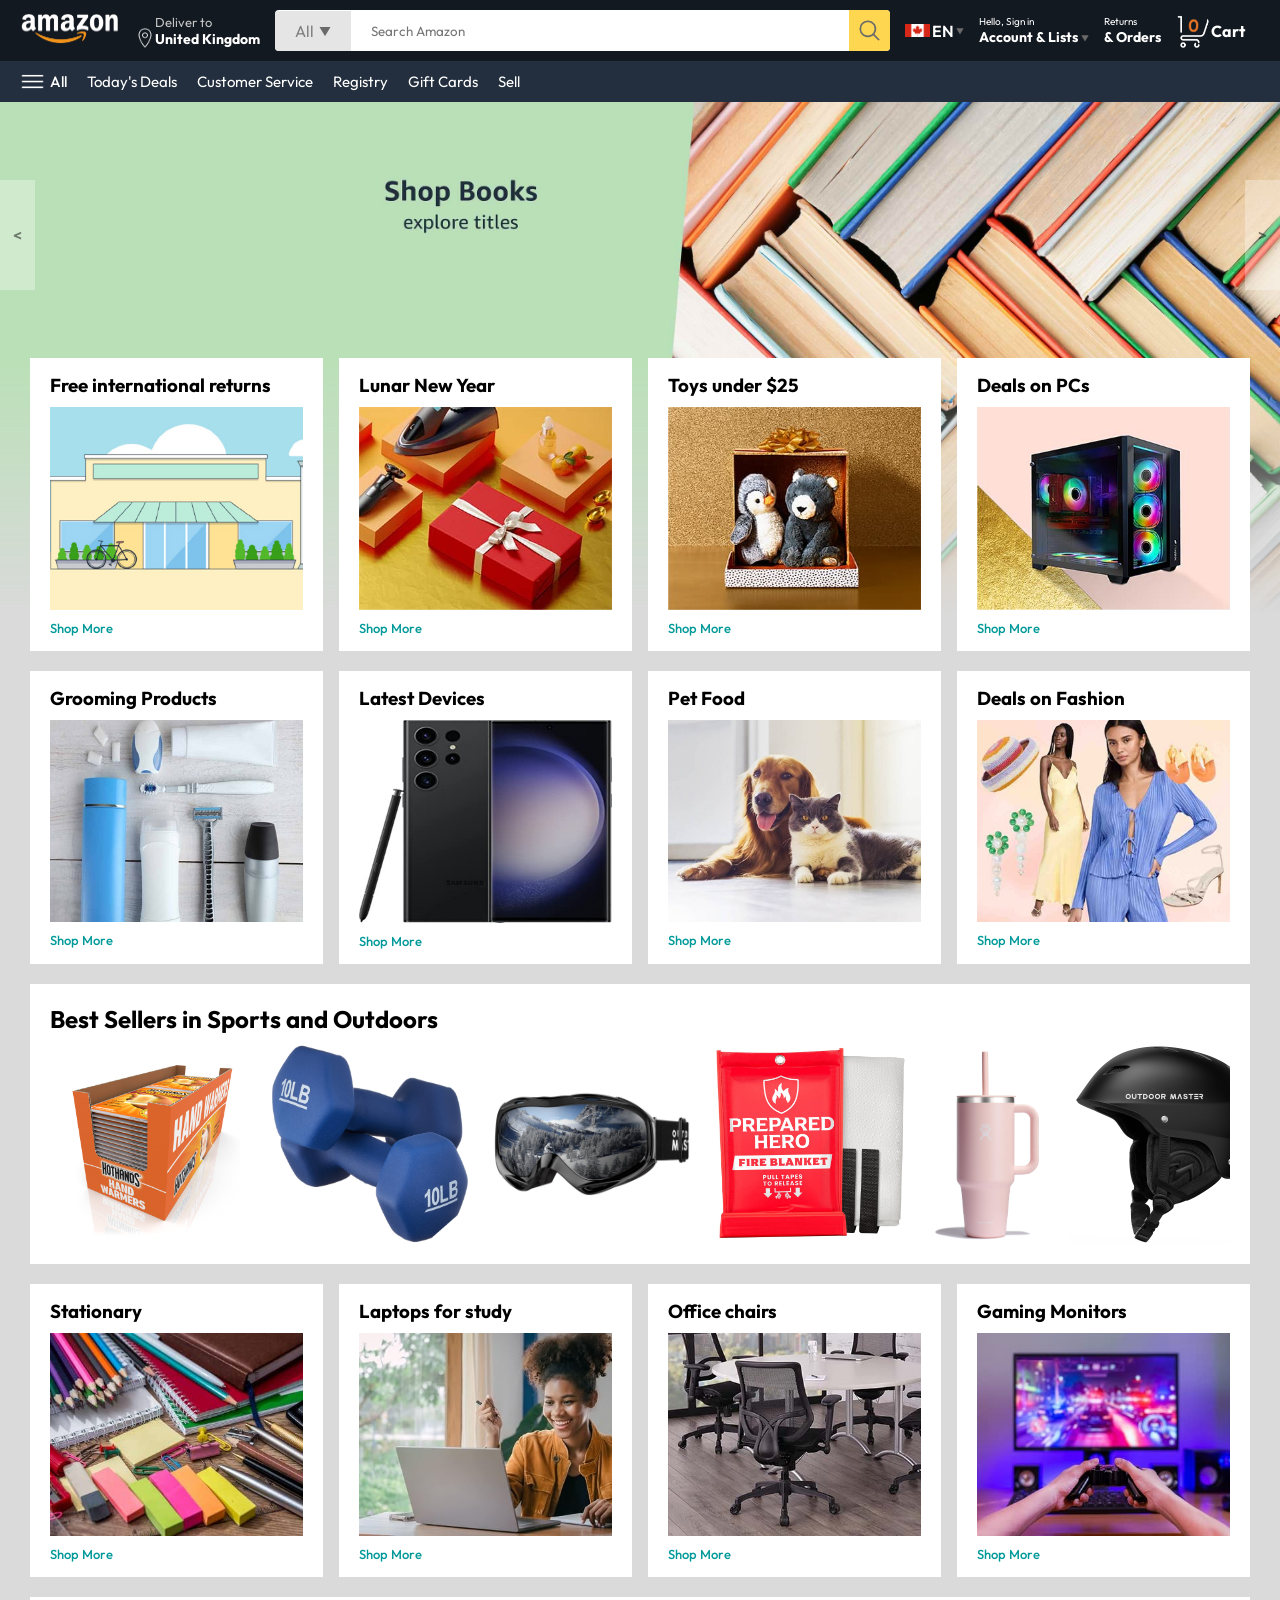
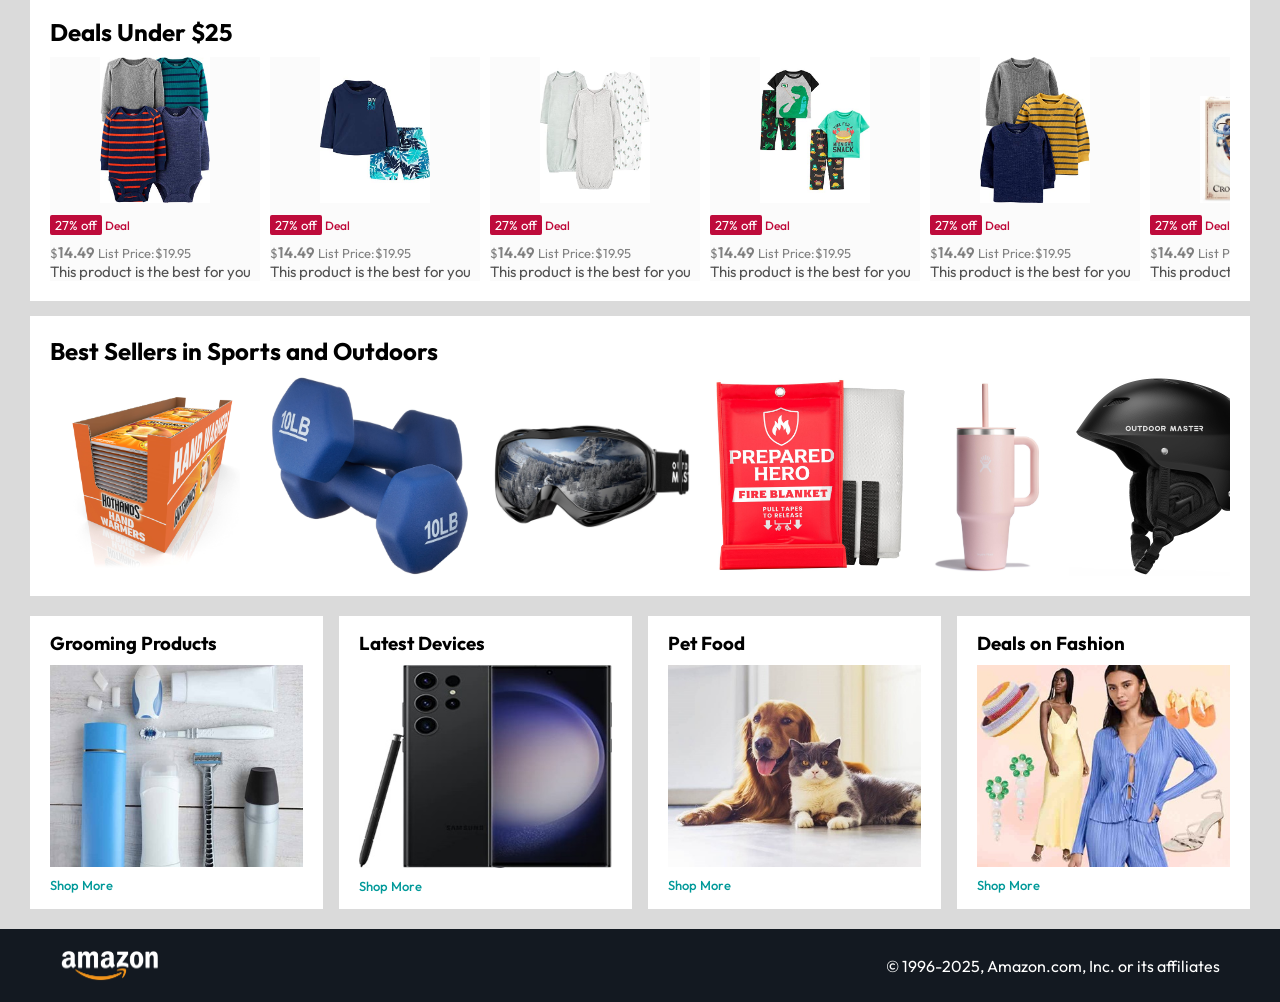
<file: Web_Development_Projects/Amazon_Clone_v1/index.html>
<!---------------------------------------------

Program Name: Amazon Clone

Author Name: Oryon J. Facey

Date: June 12 2025

Desciption: This is a Amazon clone with some

functionality to display my front end skill.

In  this version I have only done the front

page of the site.
---------------------------------------------->

<!DOCTYPE html>

<html lang="en">

    <head>
    
        <meta charset="UTF-8">
    
        <meta name="viewport" content="width=device-width, initial-scale=1.0">
    
        <title>Amazon Clone</title>

        <!--
        
        This code links it to my css file.

        -->
    
        <link rel="stylesheet" href="style.css">
    
    </head>
    
    
    <body>

        <!--

        The first navigation bar where the Amazon logo is located
        
        -->

        <nav>

            <a href="/">
                
                <img src="./assets/amazon_logo.png" alt="Amazon Logo" width="100px">
            
            </a>

            <div class="nav-country">

                <img src="./assets/location_icon.png" alt="Location Icon" height="20px">

                <div>
                    
                    <p> Deliver to</p>

                    <h1>United Kingdom</h1>

                </div>

            </div>

            <div class="nav-search">

                <div class="nav-search-category">

                    <p>All</p>

                    <img src="./assets/dropdown_icon.png" height="12" alt="Drapdown Icon">

                </div>

                <input type="text" class="nav-search-input" placeholder="Search Amazon">

                <img src="./assets/search_icon.png" alt="Search Icon" class="nav-search-icon">

            </div>

            <div class="nav-language">

                <img src="./assets/Flag_of_Canada_(Pantone).svg.png" width="25px" alt="Canadian flag">

                <p>EN</p>

                <img src="./assets/dropdown_icon.png" width="8px" alt="Dropdown Icon">

            </div>

            <div class="nav-text">

                <p>Hello, Sign in</p>

                <h1>
                    
                    Account & Lists <img src="./assets/dropdown_icon.png" alt="Dropdown Icon" width="8px">
                
                </h1>

            </div>

            <div class="nav-text">

                <p>Returns</p>

                <h1>& Orders</h1>
                
            </div>

            <a href="/" class="nav-cart">

                <img src="./assets/cart_icon.png" width="35px" alt="Cart Icon">
                
                <h4>Cart</h4>
            
            </a>

        </nav>

        <!--

        The second navigation bar directly below the first one

        -->

        <div class="nav-bottom">

            <div>

                <img src="./assets/menu_icon.png" width="25px" alt="Menu Icon">

                <p>All</p>

            </div>

            <p>Today's Deals</p>
            
            <p>Customer Service</p>
            
            <p>Registry</p>
            
            <p>Gift Cards</p>
            
            <p>Sell</p>
        
        </div>

        <!--

        The image sliders for the Amazon webpage
        
        -->

        <div class="header-slider">

            <a href="#" class="control_prev">&#60;</a>

            <a href="#" class="control_next">&#62;</a>

            <ul>

                <img src="./assets/header1.jpg" class="header-img" alt="Shop Books">

                <img src="./assets/header2.jpg" class="header-img" alt="Essentials for Gamers">

                <img src="./assets/header3.jpg" class="header-img" alt="Kitchen favourites">

                <img src="./assets/header4.jpg" class="header-img" alt="Lunar New Year">

                <img src="./assets/header5.jpg" class="header-img" alt="Beauty products">

                <img src="./assets/header6.jpg" class="header-img" alt="New Arrivals in Toys">
            
            </ul>

        </div>


        <div class="box-row header-box">

            <div class="box-col">

                <h3>Free international returns</h3>

                <img src="./assets/box1-1.jpg" alt="">
                
                <a href="/">Shop More</a>
            </div>

            <div class="box-col">

                <h3>Lunar New Year</h3>

                <img src="./assets/box1-2.jpg" alt="">
                
                <a href="/">Shop More</a>
            </div>

            <div class="box-col">

                <h3>Toys under $25</h3>

                <img src="./assets/box1-3.jpg" alt="">
                
                <a href="/">Shop More</a>
            </div>

            <div class="box-col">

                <h3>Deals on PCs</h3>

                <img src="./assets/box1-4.jpg" alt="">
                
                <a href="/">Shop More</a>
            </div>

        </div>


        <div class="box-row">

            <div class="box-col">

                <h3>Grooming Products</h3>

                <img src="./assets/box2-1.jpg" alt="">
                
                <a href="/">Shop More</a>
            </div>

            <div class="box-col">

                <h3>Latest Devices</h3>

                <img src="./assets/box2-2.jpg" alt="">
                
                <a href="/">Shop More</a>

            </div>

            <div class="box-col">

                <h3>Pet Food</h3>

                <img src="./assets/box2-3.jpg" alt="">
                
                <a href="/">Shop More</a>
            </div>

            <div class="box-col">

                <h3>Deals on Fashion</h3>

                <img src="./assets/box2-4.jpg" alt="">
                
                <a href="/">Shop More</a>
           
            </div>

        </div>


        <div class="products-slider">

            <h2>Best Sellers in Sports and Outdoors</h2>
            
            <div class="products">

                <img src="./assets/product1-1.jpg" alt="">
                
                <img src="./assets/product1-2.jpg" alt="">
                
                <img src="./assets/product1-3.jpg" alt="">
                
                <img src="./assets/product1-4.jpg" alt="">
                
                <img src="./assets/product1-5.jpg" alt="">
                
                <img src="./assets/product1-6.jpg" alt="">
                
                <img src="./assets/product1-7.jpg" alt="">
                
                <img src="./assets/product1-8.jpg" alt="">
                
                <img src="./assets/product1-9.jpg" alt="">
                
                <img src="./assets/product1-10.jpg" alt="">
            
            </div>

        </div>


        <div class="box-row">

            <div class="box-col">

                <h3>Stationary</h3>
                
                <img src="./assets/box3-1.jpg" alt="">
               
                <a href="/">Shop More</a>
            
            </div>

            <div class="box-col">

                <h3>Laptops for study</h3>
                
                <img src="./assets/box3-2.jpg" alt="">
                
                <a href="/">Shop More</a>
            
            </div>
            
            <div class="box-col">
                
                <h3>Office chairs</h3>
                
                <img src="./assets/box3-3.jpg" alt="">
                
                <a href="/">Shop More</a>
            </div>
            
            <div class="box-col">
                
                <h3>Gaming Monitors</h3>
                
                <img src="./assets/box3-4.jpg" alt="">
                
                <a href="/">Shop More</a>
            
            </div>

        </div>


        <div class="products-slider-with-price">
            
            <h2>Deals Under $25</h2>
            
            <div class="products">
            
                <div class="product-card">
            
                    <div class="product-img-container">
            
                        <img src="./assets/product2-1.jpg" alt="">
            
                    </div>
            
                    <div class="product-offer">
            
                        <p>27% off</p> <span>Deal</span>
            
                    </div>
            
                    <p class="product-price">$<span>14.49</span> List Price:$19.95</p>
            
                    <h4>This product is the best for you</h4>
            
                </div>
            
                <div class="product-card">
            
                    <div class="product-img-container">
            
                        <img src="./assets/product2-2.jpg" alt="">
            
                    </div>
            
                    <div class="product-offer">
            
                        <p>27% off</p> <span>Deal</span>
            
                    </div>
            
                    <p class="product-price">$<span>14.49</span> List Price:$19.95</p>
            
                    <h4>This product is the best for you</h4>
            
                </div>
            
                <div class="product-card">
            
                    <div class="product-img-container">
            
                        <img src="./assets/product2-3.jpg" alt="">
            
                    </div>
            
                    <div class="product-offer">
            
                        <p>27% off</p> <span>Deal</span>
            
                    </div>
            
                    <p class="product-price">$<span>14.49</span> List Price:$19.95</p>
            
                    <h4>This product is the best for you</h4>
            
                </div>
            
                <div class="product-card">
            
                    <div class="product-img-container">
            
                        <img src="./assets/product2-4.jpg" alt="">
            
                    </div>
            
                    <div class="product-offer">
            
                        <p>27% off</p> <span>Deal</span>
            
                    </div>
            
                    <p class="product-price">$<span>14.49</span> List Price:$19.95</p>
            
                    <h4>This product is the best for you</h4>
            
                </div>
            
                <div class="product-card">
            
                    <div class="product-img-container">
            
                        <img src="./assets/product2-5.jpg" alt="">
            
                    </div>
            
                    <div class="product-offer">
            
                        <p>27% off</p> <span>Deal</span>
            
                    </div>
            
                    <p class="product-price">$<span>14.49</span> List Price:$19.95</p>
            
                    <h4>This product is the best for you</h4>
            
                </div>
            
                <div class="product-card">
            
                    <div class="product-img-container">
            
                        <img src="./assets/product2-6.jpg" alt="">
            
                    </div>
            
                    <div class="product-offer">
            
                        <p>27% off</p> <span>Deal</span>
            
                    </div>
            
                    <p class="product-price">$<span>14.49</span> List Price:$19.95</p>
            
                    <h4>This product is the best for you</h4>
            
                </div>
            
                <div class="product-card">
            
                    <div class="product-img-container">
            
                        <img src="./assets/product2-7.jpg" alt="">
            
                    </div>
            
                    <div class="product-offer">
            
                        <p>27% off</p> <span>Deal</span>
            
                    </div>
            
                    <p class="product-price">$<span>14.49</span> List Price:$19.95</p>
            
                    <h4>This product is the best for you</h4>
            
                </div>
            
                <div class="product-card">
            
                    <div class="product-img-container">
            
                        <img src="./assets/product2-8.jpg" alt="">
            
                    </div>
            
                    <div class="product-offer">
            
                        <p>27% off</p> <span>Deal</span>
            
                    </div>
            
                    <p class="product-price">$<span>14.49</span> List Price:$19.95</p>
            
                    <h4>This product is the best for you</h4>
            
                </div>
            
                <div class="product-card">
            
                    <div class="product-img-container">
            
                        <img src="./assets/product2-9.jpg" alt="">
            
                    </div>
            
                    <div class="product-offer">
            
                        <p>27% off</p> <span>Deal</span>
            
                    </div>
            
                    <p class="product-price">$<span>14.49</span> List Price:$19.95</p>
            
                    <h4>This product is the best for you</h4>
            
                </div>
            
                <div class="product-card">
            
                    <div class="product-img-container">
            
                        <img src="./assets/product2-10.jpg" alt="">
            
                    </div>
            
                    <div class="product-offer">
            
                        <p>27% off</p> <span>Deal</span>
            
                    </div>
            
                    <p class="product-price">$<span>14.49</span> List Price:$19.95</p>
            
                    <h4>This product is the best for you</h4>
            
                </div>
            
                <div class="product-card">
            
                    <div class="product-img-container">
            
                        <img src="./assets/product2-11.jpg" alt="">
            
                    </div>
            
                    <div class="product-offer">
            
                        <p>27% off</p> <span>Deal</span>
            
                    </div>
            
                    <p class="product-price">$<span>14.49</span> List Price:$19.95</p>
            
                    <h4>This product is the best for you</h4>
            
                </div>
            
            </div>
        
        </div>


        <div class="products-slider">
        
            <h2>Best Sellers in Sports and Outdoors</h2>
        
            <div class="products">
        
                <img src="./assets/product1-1.jpg" alt="">
        
                <img src="./assets/product1-2.jpg" alt="">
        
                <img src="./assets/product1-3.jpg" alt="">
        
                <img src="./assets/product1-4.jpg" alt="">
        
                <img src="./assets/product1-5.jpg" alt="">
        
                <img src="./assets/product1-6.jpg" alt="">
        
                <img src="./assets/product1-7.jpg" alt="">
        
                <img src="./assets/product1-8.jpg" alt="">
        
                <img src="./assets/product1-9.jpg" alt="">
        
                <img src="./assets/product1-10.jpg" alt="">
        
            </div>
        
        </div>


        <div class="box-row">
        
            <div class="box-col">
        
                <h3>Grooming Products</h3>
        
                <img src="./assets/box2-1.jpg" alt="">
        
                <a href="/">Shop More</a>
        
            </div>
        
            <div class="box-col">
        
                <h3>Latest Devices</h3>
        
                <img src="./assets/box2-2.jpg" alt="">
        
                <a href="/">Shop More</a>
        
            </div>
        
            <div class="box-col">
        
                <h3>Pet Food</h3>
        
                <img src="./assets/box2-3.jpg" alt="">
        
                <a href="/">Shop More</a>
        
            </div>
        
            <div class="box-col">
        
                <h3>Deals on Fashion</h3>
        
                <img src="./assets/box2-4.jpg" alt="">
        
                <a href="/">Shop More</a>
        
            </div>
        
        </div>


        <footer>
        
            <img src="./assets/amazon_logo.png" width="100" alt="">
        
            <p>&#169; 1996-2025, Amazon.com, Inc. or its affiliates</p>
        
        </footer>

        <!--
        
        The code below connects my webpage to my JavaScript file.
        
        -->

        <script src="script.js"></script>

    </body>

</html>
</file>
<file: Web_Development_Projects/Amazon_Clone_v1/style.css>
@import url('https://fonts.googleapis.com/css2?family=Outfit:wght@100..900&display=swap');
*{
    padding: 0;
    margin: 0;
    box-sizing: border-box;
    font-family: Outfit;
}

body{
    background: #dadada;
}

a{
    text-decoration: none;
    color: inherit;
}

nav{
    display: flex;
    align-items: center;
    justify-content: space-between;
    background: #131921;
    padding: 10px 20px;
    color: #fff;
}

.nav-country{
    display: flex;
    align-items: end;
    margin-left: 15px;
    font-size: 13px;
    color: #c4c4c4;
}

.nav-country h1{
   color: #fff;
   font-size: 14px; 
}

.nav-search{
    flex: 1;
    display: flex;
    align-items: center;
    background: #fff;
    color: gray;
    max-width: 1000px;
    border-radius: 4px;
    margin-left: 15px;
}

.nav-search-category{
    display: flex;
    align-items: center;
    padding: 10px 20px;
    gap: 5px;
    background: #e5e5e5;
    border-radius: 4px 0 0 4px;
}

.nav-search-input{
    border: none;
    outline: none;
    padding-left: 20px;
    width: 100%;
}

.nav-search-icon{
    max-width: 41px;
    padding: 8px;
    background: #ffd64f;
    border-radius: 0 4px 4px 0;
}

.nav-language{
    display: flex;
    align-items: center;
    gap: 2px;
    font-weight: 600;
    margin-left: 15px;
}

.nav-text{
    margin-left: 15px;
}

.nav-text p{
    font-size: 10px;
}

.nav-text h1{
    font-size: 14px;
}

.nav-cart{
    display: flex;
    align-items: center;
    margin: 0px 15px;
}

.nav-bottom{
    display: flex;
    align-items: center;
    gap: 20px;
    padding: 8px 20px;
    background: #232f3e;
    color: #fff;
    font-size: 15px;
}
.nav-bottom div{
    display: flex;
    align-items: center;
    gap: 5px;
    font-weight: 500;
}

.header-slider ul{
    display: flex;
    overflow-y: hidden;
}

.header-img{
    max-width: 100%;
    mask-image: linear-gradient(to bottom, #000000 50%, transparent 100%);
}

.header-slider a{
    position: absolute;
    top: 20%;
    z-index: 1;
    padding: 5vh 1vw;
    background: #ffffff4f;
    color: #0000007b;
    text-decoration: none;
    font-weight: 600;
    font-size: 18;
    cursor: pointer;
}

.control_next{
    right: 0;
}
.box-row{
    display: flex;
    flex-wrap: wrap;
    row-gap: 20px;
    justify-content: space-between;
    margin: 20px 30px;
}
.box-col{
    display: flex;
    flex-direction: column;
    gap: 10px;
    padding: 15px 20px;
    background: #fff;
    max-width: 24%;
    min-height: 200px;
    z-index: 1;
}
.box-col a{
    font-size: 13px;
    color: #009999;
    font-weight: 500;
}
.header-box{
    margin-top: -20vw;
}
.products-slider{
    background: #fff;
    margin: 0 30px;
    padding: 20px;
    margin-bottom: 15px;
}
.products-slider .products{
    display: flex;
    overflow-x: auto;
    gap: 20px;
    margin-top: 10px;
    scrollbar-width: none;
}
.products-slider .products img{
    max-width: 200px;
    max-height: 200px;
}
.products-slider-with-price{
    background: #fff;
    margin: 0 30px;
    padding: 20px;
    margin-bottom: 15px;
}
.products-slider-with-price .products{
    display: flex;
    overflow-x: auto;
    gap: 10px;
    margin-top: 10px;
    scrollbar-width: none;
}
.product-card{
    display: flex;
    flex-direction: column;
    justify-content: end;
    min-width: 210px;
    background: #fbfbfb;
}
.product-card img{
    width: 110px;
    margin: 0 50px;
}
.product-offer p{
    background: #be0b3b;
    color: #fff;
    display: inline-block;
    padding: 2px 5px;
    border-radius: 2px;
    margin: 8px 0;
    font-size: 13px;
}
.product-offer span{
    color: #be0b3b;
    font-weight: 500;
    font-size: 12px;
}
.product-price{
    color: gray;
    font-size: 13px;
}
.product-card h4{
    color:#525252;
    font-size: 15px;
    font-weight: 400;
}
.product-price span{
    font-size: 15px;
    font-weight: 600;
}
footer{
    display: flex;
    justify-content: space-between;
    align-items: center;
    color: #fff;
    background: #131921;
    padding: 20px 60px;
}
</file>
